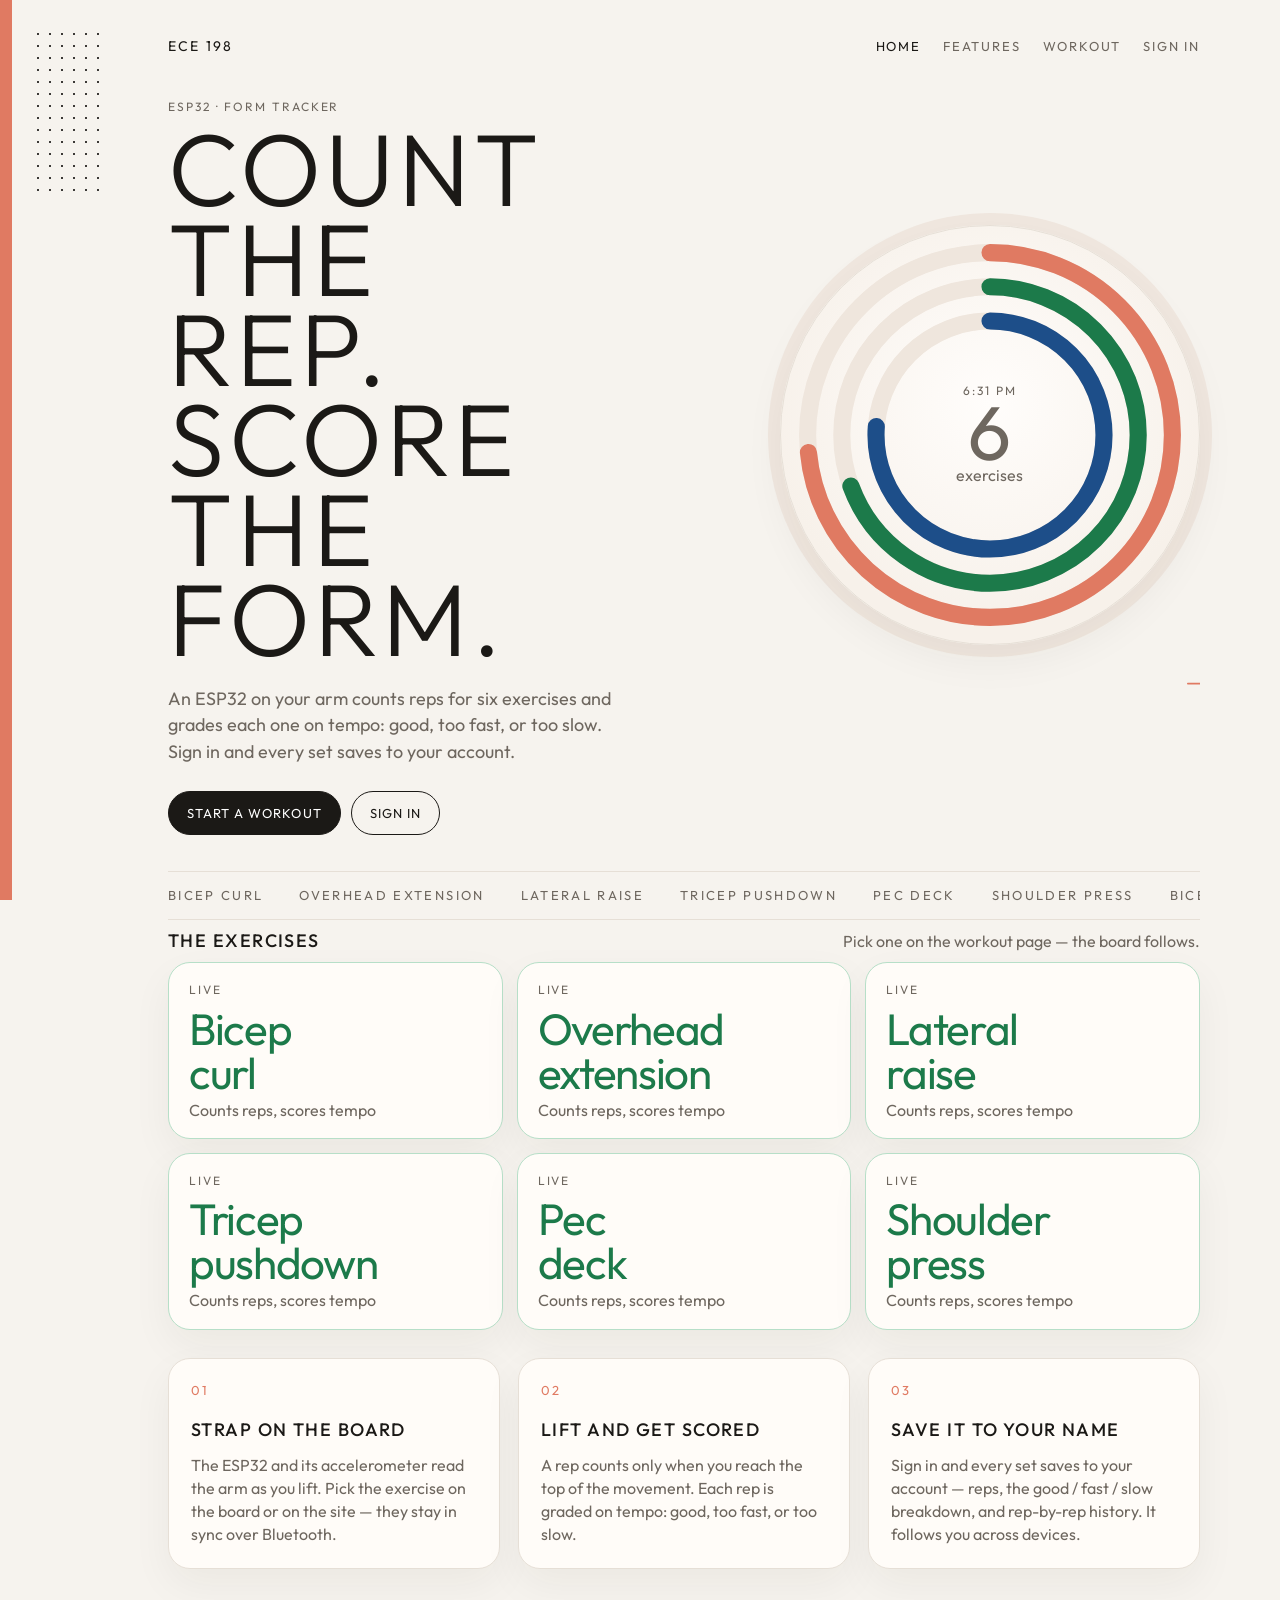
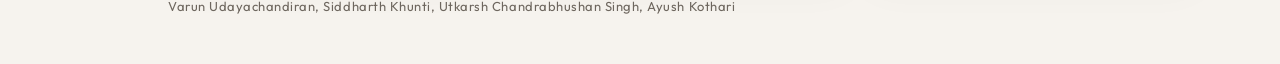
<file: web/index.html>
<!DOCTYPE html>
<html lang="en">
<head>
  <meta charset="UTF-8">
  <meta name="viewport" content="width=device-width, initial-scale=1">
  <title>ECE 198 · Fitness</title>
  <link rel="preconnect" href="https://fonts.googleapis.com">
  <link rel="preconnect" href="https://fonts.gstatic.com" crossorigin>
  <link href="https://fonts.googleapis.com/css2?family=Outfit:wght@300;400;500;600&display=swap" rel="stylesheet">
  <link rel="stylesheet" href="styles.css">
</head>
<body>
  <div class="rail" aria-hidden="true"></div>
  <div class="dots" aria-hidden="true"></div>

  <main class="page">
    <header class="nav">
      <a class="brand" href="index.html">ECE 198</a>
      <nav class="nav-links">
        <a class="active" href="index.html">Home</a>
        <a href="features.html">Features</a>
        <a href="track.html">Workout</a>
        <a href="account.html" id="accountLink">Sign in</a>
      </nav>
    </header>

    <section class="board">
      <div>
        <p class="kicker rise">ESP32 · form tracker</p>
        <h1>
          <span class="line"><span>Count the</span></span>
          <span class="line"><span>rep. Score</span></span>
          <span class="line"><span>the form.</span></span>
        </h1>
        <p class="lede rise">
          An ESP32 on your arm counts reps for six exercises and grades each one on tempo:
          good, too fast, or too slow. Sign in and every set saves to your account.
        </p>
        <div class="hero-actions rise">
          <a class="solid" href="track.html">Start a workout</a>
          <a class="ghost" href="account.html">Sign in</a>
        </div>
      </div>

      <div class="watch-wrap">
        <div class="watch">
          <svg viewBox="0 0 220 220" aria-hidden="true">
            <circle class="ring-track" cx="110" cy="110" r="96"/>
            <circle class="ring-track" cx="110" cy="110" r="78"/>
            <circle class="ring-track" cx="110" cy="110" r="60"/>
            <circle class="ring ring-a" cx="110" cy="110" r="96"/>
            <circle class="ring ring-b" cx="110" cy="110" r="78"/>
            <circle class="ring ring-c" cx="110" cy="110" r="60"/>
          </svg>
          <div class="watch-face">
            <p class="kicker" id="watchClock">--:--</p>
            <p class="watch-big">6</p>
            <p>exercises</p>
          </div>
        </div>
        <svg class="pulse" viewBox="0 0 640 72" aria-hidden="true">
          <polyline points="0,40 70,40 96,40 112,14 128,62 144,26 160,40 250,40 286,40 302,12 318,64 334,40 470,40 500,40 516,16 532,60 548,40 640,40"/>
        </svg>
      </div>
    </section>

    <div class="marquee" aria-hidden="true">
      <div class="marquee-track">
        <span>Bicep curl</span><span>Overhead extension</span><span>Lateral raise</span><span>Tricep pushdown</span><span>Pec deck</span><span>Shoulder press</span>
        <span>Bicep curl</span><span>Overhead extension</span><span>Lateral raise</span><span>Tricep pushdown</span><span>Pec deck</span><span>Shoulder press</span>
      </div>
    </div>

    <section class="day">
      <div class="panel-head">
        <h2>The exercises</h2>
        <p>Pick one on the workout page — the board follows.</p>
      </div>
      <div class="stat-grid">
        <a class="stat-card live-card" href="track.html#ex=0">
          <p class="kicker">Live</p>
          <strong>Bicep<br>curl</strong>
          <p>Counts reps, scores tempo</p>
        </a>
        <a class="stat-card live-card" href="track.html#ex=2">
          <p class="kicker">Live</p>
          <strong>Overhead<br>extension</strong>
          <p>Counts reps, scores tempo</p>
        </a>
        <a class="stat-card live-card" href="track.html#ex=3">
          <p class="kicker">Live</p>
          <strong>Lateral<br>raise</strong>
          <p>Counts reps, scores tempo</p>
        </a>
        <a class="stat-card live-card" href="track.html#ex=5">
          <p class="kicker">Live</p>
          <strong>Tricep<br>pushdown</strong>
          <p>Counts reps, scores tempo</p>
        </a>
        <a class="stat-card live-card" href="track.html#ex=1">
          <p class="kicker">Live</p>
          <strong>Pec<br>deck</strong>
          <p>Counts reps, scores tempo</p>
        </a>
        <a class="stat-card live-card" href="track.html#ex=4">
          <p class="kicker">Live</p>
          <strong>Shoulder<br>press</strong>
          <p>Counts reps, scores tempo</p>
        </a>
      </div>
    </section>

    <section class="day" id="yourSection" hidden>
      <div class="panel-head">
        <h2>Your training</h2>
        <p id="yourSub">Saved sessions on this account.</p>
      </div>
      <div class="stat-grid">
        <article class="stat-card">
          <p class="kicker">Sessions</p>
          <strong id="yourSessions">0</strong>
          <p>saved workouts</p>
        </article>
        <article class="stat-card">
          <p class="kicker">Reps</p>
          <strong id="yourReps">0</strong>
          <p>all time</p>
        </article>
        <a class="stat-card live-card" href="account.html">
          <p class="kicker">Good form</p>
          <strong id="yourGood">—</strong>
          <p>of scored reps · open history</p>
        </a>
      </div>
    </section>

    <section class="points">
      <article>
        <p class="num">01</p>
        <h2>Strap on the board</h2>
        <p>The ESP32 and its accelerometer read the arm as you lift. Pick the exercise on the board or on the site — they stay in sync over Bluetooth.</p>
      </article>
      <article>
        <p class="num">02</p>
        <h2>Lift and get scored</h2>
        <p>A rep counts only when you reach the top of the movement. Each rep is graded on tempo: good, too fast, or too slow.</p>
      </article>
      <article>
        <p class="num">03</p>
        <h2>Save it to your name</h2>
        <p>Sign in and every set saves to your account — reps, the good / fast / slow breakdown, and rep-by-rep history. It follows you across devices.</p>
      </article>
    </section>

    <footer>
      <p>Varun Udayachandiran, Siddharth Khunti, Utkarsh Chandrabhushan Singh, Ayush Kothari</p>
    </footer>
  </main>

  <script src="auth.js"></script>
  <script src="home.js"></script>
</body>
</html>
</file>
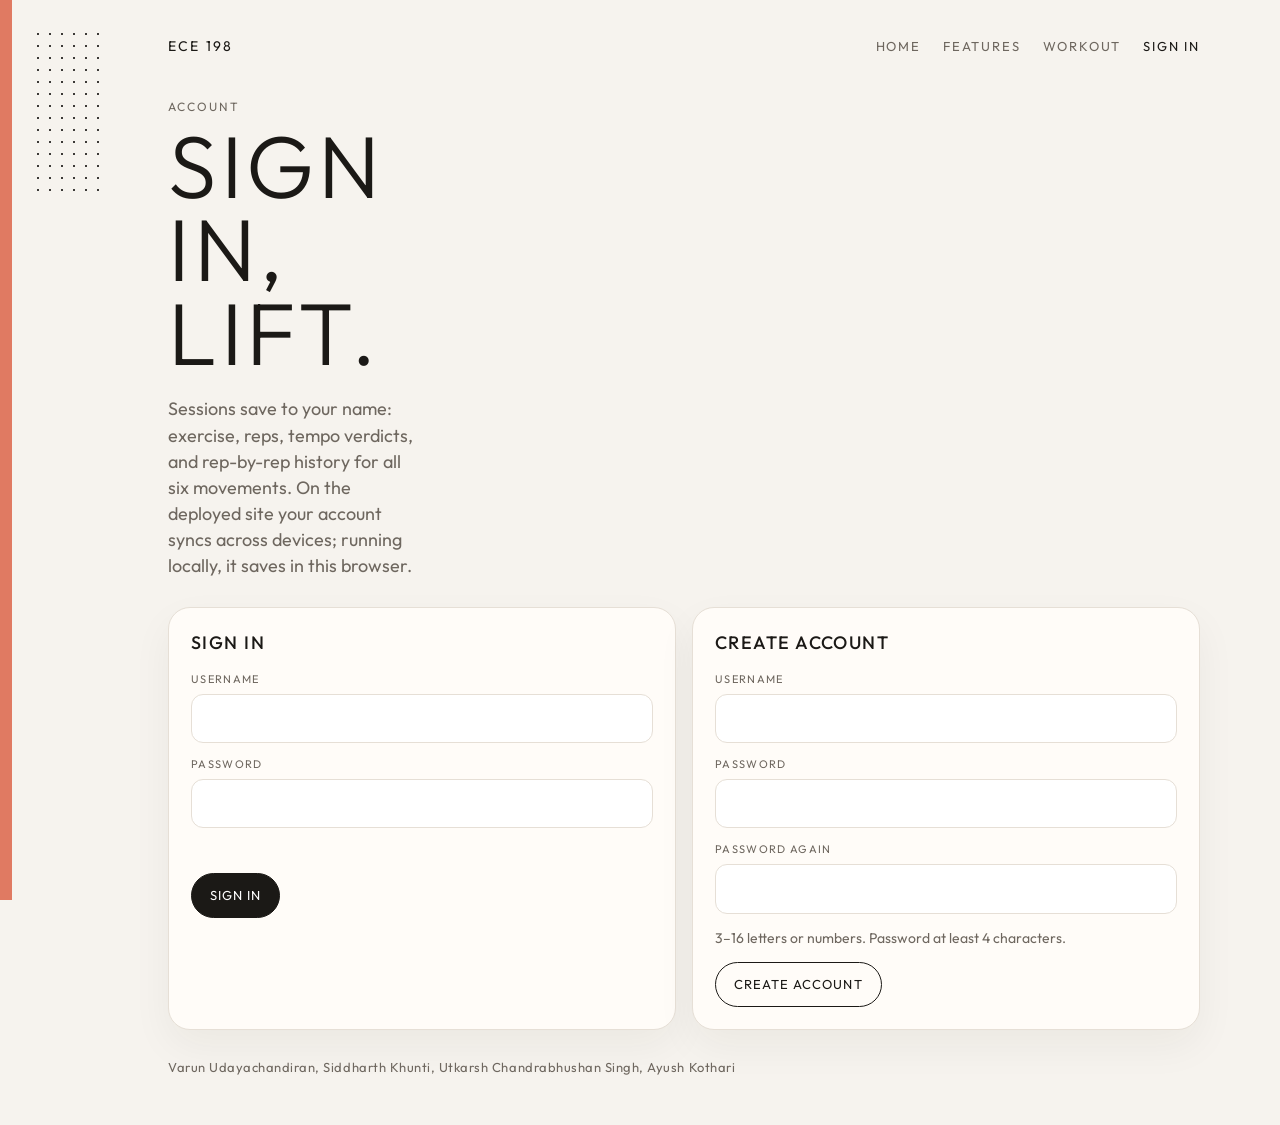
<file: web/account.html>
<!DOCTYPE html>
<html lang="en">
<head>
  <meta charset="UTF-8">
  <meta name="viewport" content="width=device-width, initial-scale=1">
  <title>Account · ECE 198</title>
  <link rel="preconnect" href="https://fonts.googleapis.com">
  <link rel="preconnect" href="https://fonts.gstatic.com" crossorigin>
  <link href="https://fonts.googleapis.com/css2?family=Outfit:wght@300;400;500;600&display=swap" rel="stylesheet">
  <link rel="stylesheet" href="styles.css">
</head>
<body>
  <div class="rail" aria-hidden="true"></div>
  <div class="dots" aria-hidden="true"></div>

  <main class="page">
    <header class="nav">
      <a class="brand" href="index.html">ECE 198</a>
      <nav class="nav-links">
        <a href="index.html">Home</a>
        <a href="features.html">Features</a>
        <a href="track.html">Workout</a>
        <a class="active" href="account.html" id="accountLink">Account</a>
      </nav>
    </header>

    <section id="authView">
      <header class="page-intro">
        <p class="kicker">Account</p>
        <h1>Sign in,<br>lift.</h1>
        <p class="lede">Sessions save to your name: exercise, reps, tempo verdicts, and rep-by-rep history for all six movements. On the deployed site your account syncs across devices; running locally, it saves in this browser.</p>
      </header>

      <div class="auth-grid">
        <form class="panel auth-panel" id="loginForm">
          <h2>Sign in</h2>
          <label class="field">
            <span>Username</span>
            <input id="loginUser" autocomplete="username" required>
          </label>
          <label class="field">
            <span>Password</span>
            <input id="loginPass" type="password" autocomplete="current-password" required>
          </label>
          <p class="form-note" id="loginMsg"></p>
          <button class="solid" type="submit">Sign in</button>
        </form>

        <form class="panel auth-panel" id="registerForm">
          <h2>Create account</h2>
          <label class="field">
            <span>Username</span>
            <input id="registerUser" autocomplete="username" required>
          </label>
          <label class="field">
            <span>Password</span>
            <input id="registerPass" type="password" autocomplete="new-password" required>
          </label>
          <label class="field">
            <span>Password again</span>
            <input id="registerPass2" type="password" autocomplete="new-password" required>
          </label>
          <p class="form-note" id="registerMsg">3–16 letters or numbers. Password at least 4 characters.</p>
          <button class="ghost" type="submit">Create account</button>
        </form>
      </div>
    </section>

    <section id="profileView" hidden>
      <header class="top">
        <div>
          <p class="kicker">Account</p>
          <h1 id="profileName">Name</h1>
        </div>
        <div class="actions">
          <button type="button" class="ghost" id="logoutBtn">Sign out</button>
        </div>
      </header>

      <div class="panel">
        <div class="panel-head">
          <h2>All time</h2>
          <p>Saved on this browser</p>
        </div>
        <div class="stats three">
          <div>
            <p class="stat" id="statSessions">0</p>
            <p>Sessions</p>
          </div>
          <div>
            <p class="stat" id="statReps">0</p>
            <p>Reps</p>
          </div>
          <div>
            <p class="stat good" id="statGood">—</p>
            <p>Good form</p>
          </div>
        </div>
      </div>

      <div class="panel sessions-panel">
        <div class="panel-head">
          <h2>Saved sessions</h2>
          <p>Newest first</p>
        </div>
        <ol class="history sessions" id="sessionList">
          <li class="empty">No saved sessions yet.</li>
        </ol>
      </div>
    </section>

    <footer>
      <p>Varun Udayachandiran, Siddharth Khunti, Utkarsh Chandrabhushan Singh, Ayush Kothari</p>
    </footer>
  </main>

  <script src="auth.js"></script>
  <script src="account.js"></script>
</body>
</html>
</file>
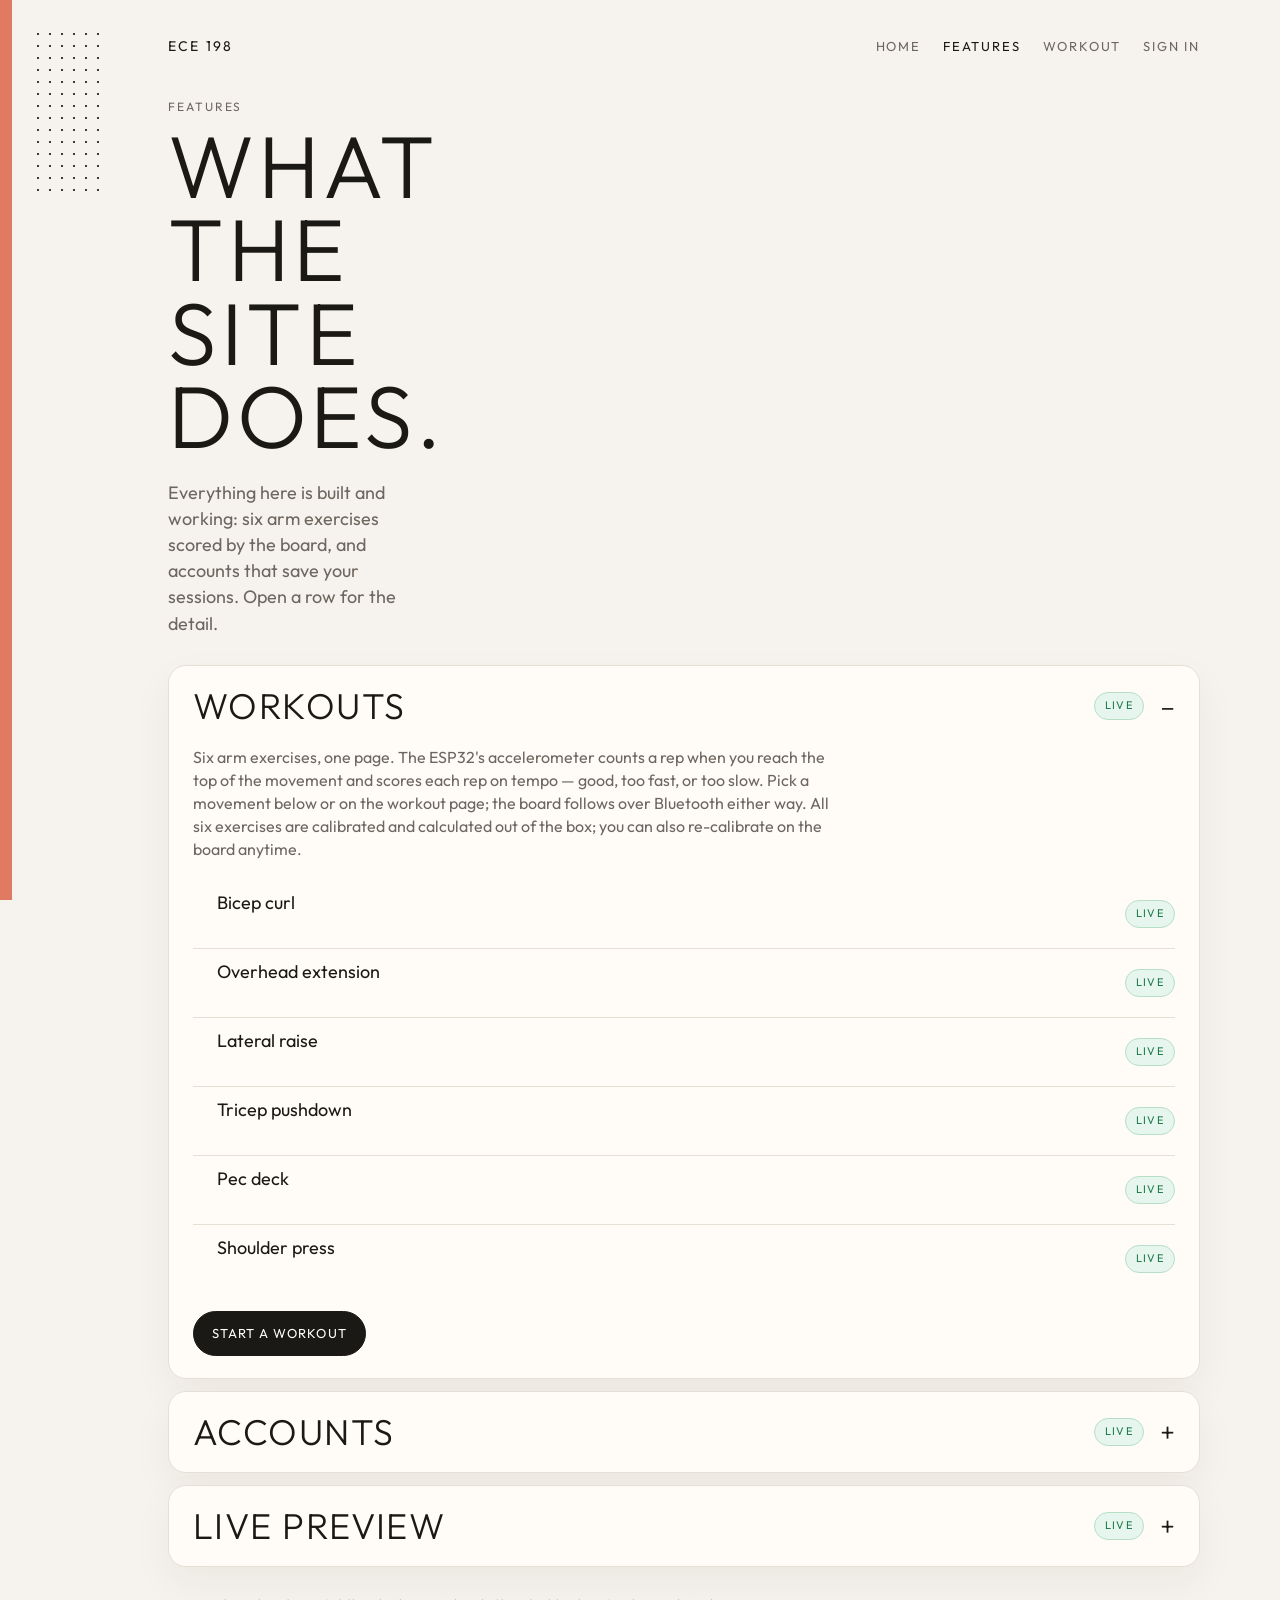
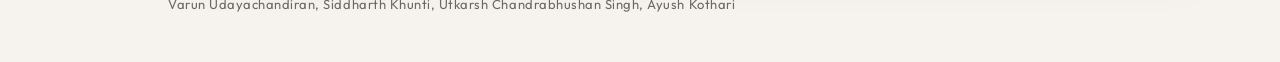
<file: web/features.html>
<!DOCTYPE html>
<html lang="en">
<head>
  <meta charset="UTF-8">
  <meta name="viewport" content="width=device-width, initial-scale=1">
  <title>Features · ECE 198</title>
  <link rel="preconnect" href="https://fonts.googleapis.com">
  <link rel="preconnect" href="https://fonts.gstatic.com" crossorigin>
  <link href="https://fonts.googleapis.com/css2?family=Outfit:wght@300;400;500;600&display=swap" rel="stylesheet">
  <link rel="stylesheet" href="styles.css">
</head>
<body>
  <div class="rail" aria-hidden="true"></div>
  <div class="dots" aria-hidden="true"></div>

  <main class="page">
    <header class="nav">
      <a class="brand" href="index.html">ECE 198</a>
      <nav class="nav-links">
        <a href="index.html">Home</a>
        <a class="active" href="features.html">Features</a>
        <a href="track.html">Workout</a>
        <a href="account.html" id="accountLink">Sign in</a>
      </nav>
    </header>

    <header class="page-intro">
      <p class="kicker">Features</p>
      <h1>What the<br>site does.</h1>
      <p class="lede">Everything here is built and working: six arm exercises scored by the board, and accounts that save your sessions. Open a row for the detail.</p>
    </header>

    <div class="accordion">
      <details class="feature" open>
        <summary>
          <span class="sum-title">Workouts</span>
          <span class="pill live">Live</span>
        </summary>
        <div class="fold"><div>
          <p>Six arm exercises, one page. The ESP32's accelerometer counts a rep when you reach the top of the movement and scores each rep on tempo — good, too fast, or too slow. Pick a movement below or on the workout page; the board follows over Bluetooth either way. All six exercises are calibrated and calculated out of the box; you can also re-calibrate on the board anytime.</p>
          <ul class="exlist">
            <li>
              <a href="track.html#ex=0">Bicep curl</a>
              <span class="pill live">Live</span>
            </li>
            <li>
              <a href="track.html#ex=2">Overhead extension</a>
              <span class="pill live">Live</span>
            </li>
            <li>
              <a href="track.html#ex=3">Lateral raise</a>
              <span class="pill live">Live</span>
            </li>
            <li>
              <a href="track.html#ex=5">Tricep pushdown</a>
              <span class="pill live">Live</span>
            </li>
            <li>
              <a href="track.html#ex=1">Pec deck</a>
              <span class="pill live">Live</span>
            </li>
            <li>
              <a href="track.html#ex=4">Shoulder press</a>
              <span class="pill live">Live</span>
            </li>
          </ul>
          <a class="solid" href="track.html">Start a workout</a>
        </div></div>
      </details>

      <details class="feature">
        <summary>
          <span class="sum-title">Accounts</span>
          <span class="pill live">Live</span>
        </summary>
        <div class="fold"><div>
          <p>Create an account and sign in. Every session saves to your name: the exercise, rep count, the good / too fast / too slow breakdown, and rep-by-rep history. It saves when you press Save session, switch exercises, or leave the page. On the deployed site your data is stored server-side and follows you across devices.</p>
          <a class="solid" href="account.html">Open account</a>
        </div></div>
      </details>

      <details class="feature">
        <summary>
          <span class="sum-title">Live preview</span>
          <span class="pill live">Live</span>
        </summary>
        <div class="fold"><div>
          <p>No board handy? The workout page has a Preview button that plays sample reps for the selected exercise so you can see the scoring, real-time acceleration, and the arm animation without hardware.</p>
          <a class="solid" href="track.html">Try the preview</a>
        </div></div>
      </details>
    </div>

    <footer>
      <p>Varun Udayachandiran, Siddharth Khunti, Utkarsh Chandrabhushan Singh, Ayush Kothari</p>
    </footer>
  </main>

  <script src="auth.js"></script>
</body>
</html>
</file>
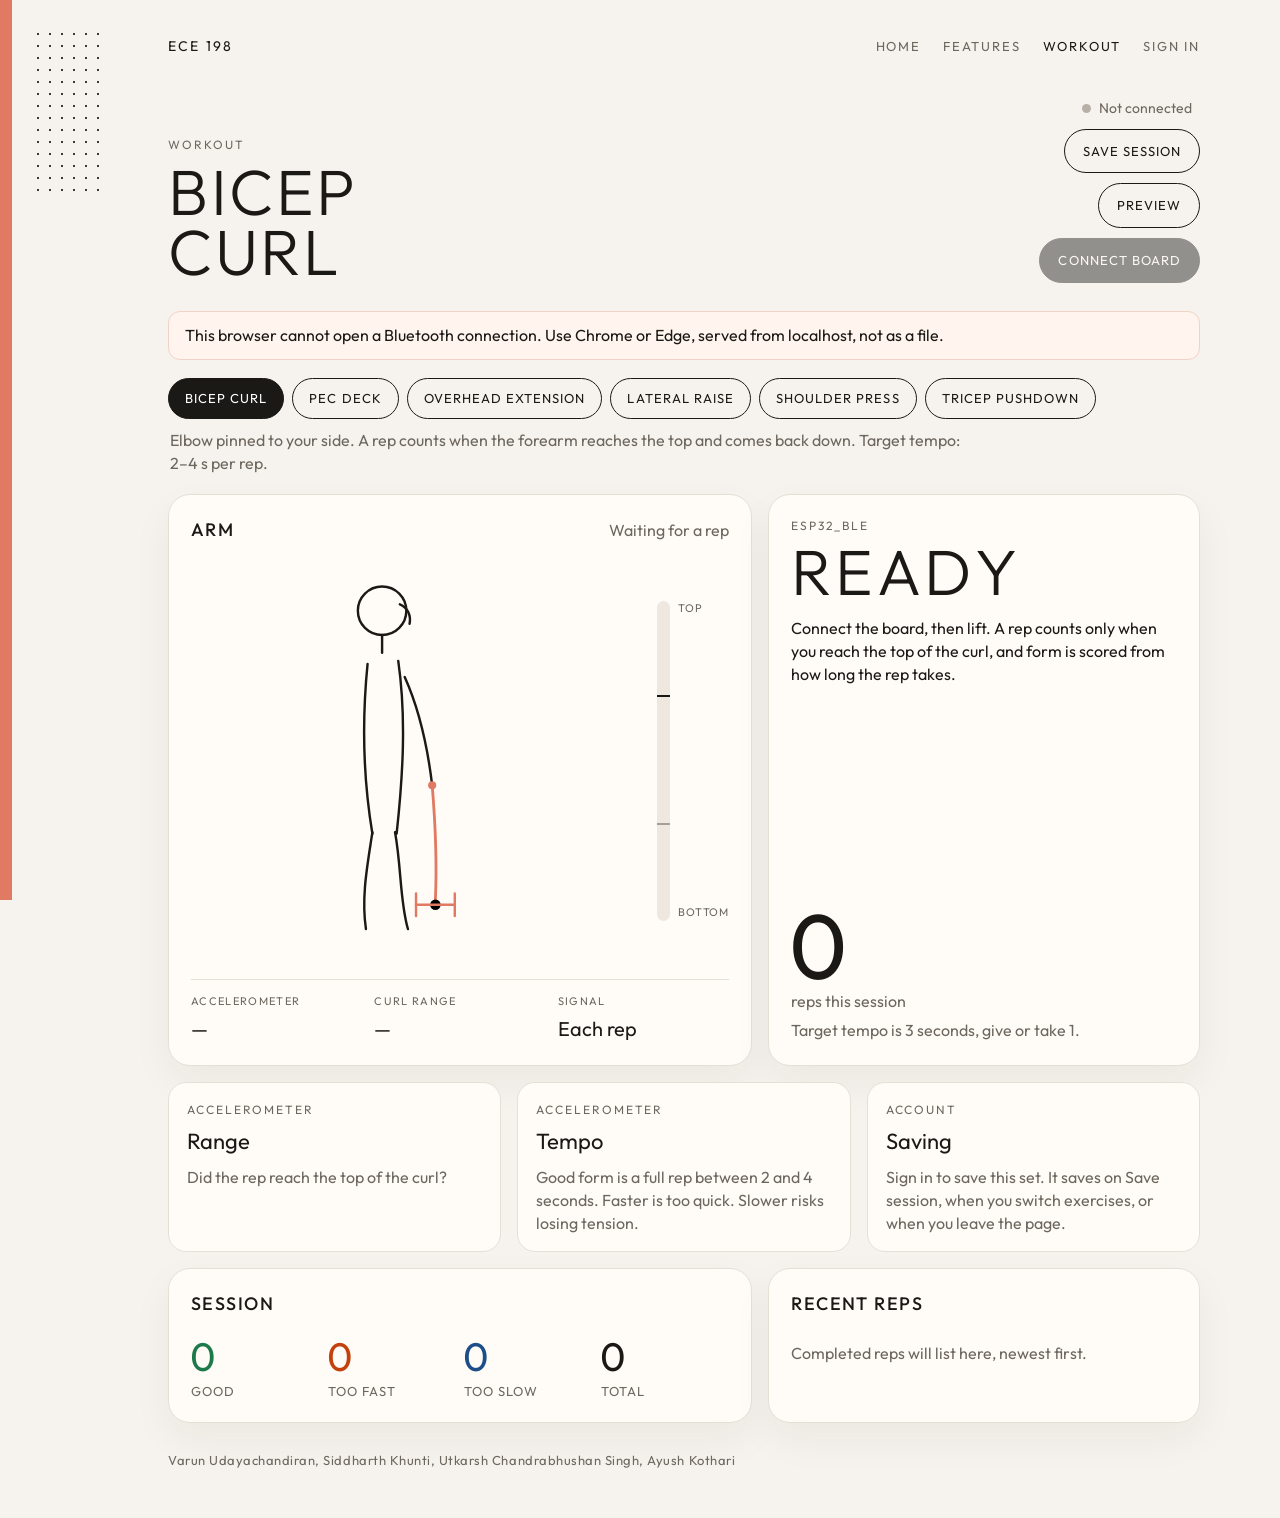
<file: web/track.html>
<!DOCTYPE html>
<html lang="en">
<head>
  <meta charset="UTF-8">
  <meta name="viewport" content="width=device-width, initial-scale=1">
  <title>Tracker · ECE 198</title>
  <link rel="preconnect" href="https://fonts.googleapis.com">
  <link rel="preconnect" href="https://fonts.gstatic.com" crossorigin>
  <link href="https://fonts.googleapis.com/css2?family=Outfit:wght@300;400;500;600&display=swap" rel="stylesheet">
  <link rel="stylesheet" href="styles.css">
</head>
<body>
  <div class="rail" aria-hidden="true"></div>
  <div class="dots" aria-hidden="true"></div>

  <main class="page">
    <header class="nav">
      <a class="brand" href="index.html">ECE 198</a>
      <nav class="nav-links">
        <a href="index.html">Home</a>
        <a href="features.html">Features</a>
        <a class="active" href="track.html">Workout</a>
        <a href="account.html" id="accountLink">Sign in</a>
      </nav>
    </header>

    <header class="top">
      <div>
        <p class="kicker">Workout</p>
        <h1 id="exerciseTitle">Bicep<br>curl</h1>
      </div>
      <div class="actions">
        <div class="status" id="status">
          <span class="dot" id="statusDot"></span>
          <span id="statusText">Not connected</span>
        </div>
        <button type="button" class="ghost" id="saveBtn">Save session</button>
        <button type="button" class="ghost" id="calibrateBtn" hidden>Calibrate</button>
        <button type="button" class="ghost" id="previewBtn">Preview</button>
        <button type="button" class="solid" id="connectBtn">Connect board</button>
      </div>
    </header>

    <p class="banner" id="banner" hidden></p>

    <section class="exbar">
      <div class="chips" id="exerciseChips"></div>
      <p class="exnote" id="exerciseNote"></p>
    </section>

    <section class="stage">
      <div class="panel figure-panel">
        <div class="panel-head">
          <h2>Arm</h2>
          <p id="phaseValue">Waiting for a rep</p>
        </div>

        <div class="figure-wrap">
          <svg class="athlete" id="athleteSvg" viewBox="0 0 440 520" aria-hidden="true">
            <!-- body is injected by renderFigure() in app.js -->
            <g id="figureBody" fill="none" stroke="currentColor" stroke-width="3" stroke-linecap="round" stroke-linejoin="round"></g>
            <g id="forearm"></g>
            <circle class="joint" id="jointDot" cx="230" cy="290" r="5"/>
          </svg>

          <div class="meter" aria-hidden="true">
            <div class="meter-track">
              <span class="tick" style="bottom: 70%"></span>
              <span class="tick soft" style="bottom: 30%"></span>
              <div class="meter-fill" id="romFill"></div>
            </div>
            <div class="meter-labels">
              <span>Top</span>
              <span>Bottom</span>
            </div>
          </div>
        </div>

        <dl class="readout">
          <div>
            <dt>Accelerometer</dt>
            <dd id="accelValue">—</dd>
          </div>
          <div>
            <dt>Curl range</dt>
            <dd id="romValue">—</dd>
          </div>
          <div>
            <dt>Signal</dt>
            <dd id="signalValue">No live stream</dd>
          </div>
        </dl>
      </div>

      <div class="panel verdict" id="verdict" data-result="idle">
        <p class="kicker" id="deviceLine">ESP32_BLE</p>
        <h2 id="verdictTitle">Ready</h2>
        <p class="detail" id="verdictDetail">Connect the board, then curl. A rep counts only if the arm reaches the top, and form is scored from how long that curl takes.</p>
        <div class="rep-block">
          <p class="rep-count" id="repCount">0</p>
          <p class="rep-caption">reps this session</p>
        </div>
        <p class="tempo" id="repTime">Target tempo is 3 seconds, give or take 1.</p>
      </div>
    </section>

    <section class="checks">
      <article class="check" id="rangeCheck">
        <p class="kicker">Accelerometer</p>
        <h3>Range</h3>
        <p id="rangeState">Did the rep reach the top of the movement.</p>
      </article>
      <article class="check" id="tempoCheck">
        <p class="kicker">Accelerometer</p>
        <h3>Tempo</h3>
        <p id="tempoState">Good form is a full rep inside the tempo window. Faster is too quick. Slower risks losing tension.</p>
      </article>
      <article class="check" id="saveCheck">
        <p class="kicker">Account</p>
        <h3>Saving</h3>
        <p id="saveState">Sign in to save this set. It saves on Save session, when you switch exercises, or when you leave the page.</p>
      </article>
    </section>

    <section class="bottom">
      <div class="panel">
        <div class="panel-head">
          <h2>Session</h2>
        </div>
        <div class="stats">
          <div>
            <p class="stat good" id="countGood">0</p>
            <p>Good</p>
          </div>
          <div>
            <p class="stat fast" id="countFast">0</p>
            <p>Too fast</p>
          </div>
          <div>
            <p class="stat slow" id="countSlow">0</p>
            <p>Too slow</p>
          </div>
          <div>
            <p class="stat" id="countTotal">0</p>
            <p>Total</p>
          </div>
        </div>
      </div>

      <div class="panel">
        <div class="panel-head">
          <h2>Recent reps</h2>
        </div>
        <ol class="history" id="history">
          <li class="empty">Completed reps will list here, newest first.</li>
        </ol>
      </div>
    </section>

    <footer>
      <p>Varun Udayachandiran, Siddharth Khunti, Utkarsh Chandrabhushan Singh, Ayush Kothari</p>
    </footer>
  </main>

  <script src="auth.js"></script>
  <script src="app.js"></script>
</body>
</html>
</file>
<file: web/styles.css>
:root {
  --bg: #f6f3ee;
  --paper: #fffcf8;
  --ink: #1b1916;
  --muted: #6e675f;
  --line: #e6dfd6;
  --coral: #e07a62;
  --good: #1c7a4a;
  --good-bg: #e6f5ed;
  --fast: #c2410c;
  --fast-bg: #fff1e8;
  --slow: #1d4e89;
  --slow-bg: #e7f0fa;
  --shadow: 0 16px 40px rgba(48, 32, 18, 0.05);
}

* { box-sizing: border-box; }

html, body { margin: 0; }

body {
  min-height: 100vh;
  background: var(--bg);
  color: var(--ink);
  font-family: "Outfit", "Segoe UI", sans-serif;
  font-weight: 400;
  line-height: 1.45;
}

.rail {
  position: fixed;
  inset: 0 auto 0 0;
  width: 12px;
  background: var(--coral);
}

.dots {
  position: fixed;
  left: 32px;
  top: 28px;
  width: 72px;
  height: 168px;
  background-image: radial-gradient(circle, var(--ink) 1.15px, transparent 1.25px);
  background-size: 12px 12px;
  opacity: 0.85;
}

.page {
  width: min(1120px, calc(100% - 48px));
  margin: 0 auto;
  padding: 36px 0 48px 88px;
}

.top {
  display: flex;
  justify-content: space-between;
  align-items: flex-end;
  gap: 32px;
  margin-bottom: 28px;
}

.kicker {
  margin: 0 0 8px;
  font-size: 12px;
  letter-spacing: 0.16em;
  text-transform: uppercase;
  color: var(--muted);
}

h1 {
  margin: 0;
  font-size: clamp(40px, 5vw, 64px);
  font-weight: 300;
  letter-spacing: 0.04em;
  line-height: 0.95;
  text-transform: uppercase;
}

h2, h3 { margin: 0; font-weight: 500; }

h2 { font-size: 18px; letter-spacing: 0.08em; text-transform: uppercase; }

h3 { font-size: 22px; font-weight: 400; }

.actions {
  display: flex;
  flex-direction: column;
  align-items: flex-end;
  gap: 10px;
}

.status {
  display: flex;
  align-items: center;
  gap: 8px;
  margin-right: 8px;
  color: var(--muted);
  font-size: 14px;
}

.dot {
  width: 9px;
  height: 9px;
  border-radius: 50%;
  background: #b7b0a6;
}

.status.live .dot { background: var(--good); box-shadow: 0 0 0 4px rgba(28, 122, 74, 0.15); }
.status.preview .dot { background: var(--coral); }

button, a.solid, a.ghost {
  font: inherit;
  font-size: 13px;
  letter-spacing: 0.08em;
  text-transform: uppercase;
  border-radius: 999px;
  padding: 12px 18px;
  cursor: pointer;
}

button:disabled { opacity: 0.45; cursor: not-allowed; }

.solid {
  background: var(--ink);
  color: white;
  border: 1px solid var(--ink);
}

.ghost {
  background: transparent;
  color: var(--ink);
  border: 1px solid var(--ink);
}

.solid:hover, .ghost:hover { transform: translateY(-1px); }

.banner {
  margin: 0 0 18px;
  padding: 12px 16px;
  background: #fff4ee;
  border: 1px solid #f0d2c6;
  border-radius: 12px;
}

.stage, .bottom {
  display: grid;
  grid-template-columns: 1.15fr 0.85fr;
  gap: 16px;
}

.panel {
  background: var(--paper);
  border: 1px solid var(--line);
  border-radius: 22px;
  box-shadow: var(--shadow);
  padding: 22px;
}

.panel-head {
  display: flex;
  justify-content: space-between;
  align-items: baseline;
  gap: 12px;
  margin-bottom: 8px;
}

.panel-head p { margin: 0; color: var(--muted); }

.figure-wrap {
  display: grid;
  grid-template-columns: 1fr 72px;
  align-items: center;
  min-height: 420px;
}

.athlete {
  width: 100%;
  height: 420px;
  color: var(--ink);
}

.joint { fill: var(--coral); stroke: none; }

#forearm { color: var(--coral); }

/* Body transitions between exercises */
#figureBody {
  transition: opacity 150ms ease;
}

.meter { height: 320px; display: flex; gap: 8px; }

.meter-track {
  position: relative;
  width: 14px;
  border-radius: 999px;
  background: #efe8e0;
  overflow: hidden;
}

.meter-fill {
  position: absolute;
  left: 0;
  right: 0;
  bottom: 0;
  height: 0%;
  background: var(--coral);
  border-radius: inherit;
}

.tick {
  position: absolute;
  left: -4px;
  right: -4px;
  height: 2px;
  background: var(--ink);
}

.tick.soft { opacity: 0.35; }

.meter-labels {
  display: flex;
  flex-direction: column;
  justify-content: space-between;
  font-size: 11px;
  letter-spacing: 0.08em;
  text-transform: uppercase;
  color: var(--muted);
}

.readout {
  display: grid;
  grid-template-columns: repeat(3, 1fr);
  gap: 12px;
  margin: 8px 0 0;
  padding-top: 14px;
  border-top: 1px solid var(--line);
}

.readout div { min-width: 0; }

dt {
  font-size: 11px;
  letter-spacing: 0.12em;
  text-transform: uppercase;
  color: var(--muted);
}

dd {
  margin: 4px 0 0;
  font-size: 20px;
}

.verdict {
  display: flex;
  flex-direction: column;
  background: var(--paper);
}

.verdict[data-result="GOOD"] { background: var(--good-bg); }
.verdict[data-result="TOO FAST"] { background: var(--fast-bg); }
.verdict[data-result="TOO SLOW"] { background: var(--slow-bg); }

.verdict h2 {
  font-size: clamp(42px, 5vw, 68px);
  font-weight: 300;
  letter-spacing: 0.06em;
  line-height: 0.95;
  text-transform: uppercase;
}

.verdict[data-result="GOOD"] h2 { color: var(--good); }
.verdict[data-result="TOO FAST"] h2 { color: var(--fast); }
.verdict[data-result="TOO SLOW"] h2 { color: var(--slow); }

.detail { margin: 14px 0 0; max-width: 36ch; color: var(--ink); }

.rep-block { margin-top: auto; padding-top: 28px; }

.rep-count {
  margin: 0;
  font-size: 92px;
  font-weight: 400;
  letter-spacing: -0.04em;
  line-height: 0.85;
  font-variant-numeric: tabular-nums;
}

.rep-caption, .tempo { margin: 6px 0 0; color: var(--muted); }

.checks {
  display: grid;
  grid-template-columns: repeat(3, 1fr);
  gap: 16px;
  margin: 16px 0;
}

.check {
  background: var(--paper);
  border: 1px solid var(--line);
  border-radius: 18px;
  padding: 18px 18px 16px;
}

.check.waiting { background: transparent; }

.check.ok { border-color: #b7dfc8; }
.check.ok h3 { color: var(--good); }

.check.bad { border-color: #f0c7b4; }
.check.bad h3 { color: var(--fast); }
.check.slow { border-color: #c5d7ee; }
.check.slow h3 { color: var(--slow); }

.check p:last-child { margin: 8px 0 0; color: var(--muted); }

.stats {
  display: grid;
  grid-template-columns: repeat(4, 1fr);
  gap: 8px;
  margin-top: 18px;
}

.stat {
  margin: 0;
  font-size: 40px;
  font-weight: 400;
  line-height: 1;
  font-variant-numeric: tabular-nums;
}

.stat.good { color: var(--good); }
.stat.fast { color: var(--fast); }
.stat.slow { color: var(--slow); }

.stats p:last-child {
  margin: 6px 0 0;
  color: var(--muted);
  font-size: 13px;
  letter-spacing: 0.08em;
  text-transform: uppercase;
}

.history {
  list-style: none;
  margin: 14px 0 0;
  padding: 0;
  max-height: 280px;
  overflow: auto;
}

.history li {
  display: grid;
  grid-template-columns: 52px 1fr auto;
  gap: 10px;
  align-items: center;
  padding: 10px 0;
  border-top: 1px solid var(--line);
}

.history li.empty {
  display: block;
  color: var(--muted);
  border: 0;
}

.tag {
  font-size: 12px;
  letter-spacing: 0.08em;
  text-transform: uppercase;
}

.tag.GOOD { color: var(--good); }
.tag.FAST { color: var(--fast); }
.tag.SLOW { color: var(--slow); }

footer {
  margin-top: 28px;
  color: var(--muted);
  font-size: 13px;
  letter-spacing: 0.04em;
}

footer p { margin: 0; }

@media (max-width: 900px) {
  .dots { display: none; }
  .page { padding: 28px 0 40px 20px; width: min(1120px, calc(100% - 28px)); }
  .top, .stage, .bottom, .checks, .readout, .stats { display: block; }
  .actions { justify-content: flex-start; margin-top: 18px; }
  .check, .panel { margin-bottom: 12px; }
  .figure-wrap { min-height: 0; }
  .athlete { height: 320px; }
}

a { color: inherit; }

.nav {
  display: flex;
  justify-content: space-between;
  align-items: center;
  gap: 24px;
  margin-bottom: 42px;
}

.brand {
  text-decoration: none;
  letter-spacing: 0.16em;
  text-transform: uppercase;
  font-size: 14px;
}

.nav-links {
  display: flex;
  gap: 22px;
}

.nav-links a {
  text-decoration: none;
  color: var(--muted);
  letter-spacing: 0.14em;
  text-transform: uppercase;
  font-size: 13px;
}

.nav-links a.active,
.nav-links a:hover { color: var(--ink); }

.hero {
  display: grid;
  grid-template-columns: 1.05fr 0.95fr;
  gap: 28px;
  align-items: end;
}

.hero h1 {
  font-size: clamp(64px, 8vw, 104px);
  line-height: 0.88;
}

.line { display: block; overflow: hidden; }

.line span {
  display: block;
  animation: rise 0.9s cubic-bezier(.16, .84, .32, 1) both;
}

.line:nth-child(2) span { animation-delay: 0.1s; }
.line:nth-child(3) span { animation-delay: 0.2s; }

.lede {
  max-width: 38ch;
  margin: 22px 0 0;
  font-size: 18px;
  color: var(--muted);
}

.rise { animation: rise 0.9s cubic-bezier(.16, .84, .32, 1) 0.28s both; }

.hero-actions {
  display: flex;
  flex-wrap: wrap;
  gap: 10px;
  margin-top: 26px;
}

a.solid, a.ghost {
  display: inline-block;
  text-decoration: none;
  text-align: center;
}

.hero-stats {
  display: grid;
  grid-template-columns: repeat(3, max-content);
  gap: 28px;
  margin: 36px 0 0;
}

.hero-stats dd {
  font-size: 32px;
  font-variant-numeric: tabular-nums;
}

.hero-stage { position: relative; }

.hero .athlete { height: 460px; }

#heroForearm { color: var(--coral); }

.hero-card {
  position: absolute;
  top: 8px;
  right: 0;
  width: 180px;
  background: var(--paper);
  border: 1px solid var(--line);
  border-radius: 18px;
  box-shadow: var(--shadow);
  padding: 16px 16px 14px;
}

.hero-card p { margin: 0; color: var(--muted); }

.hero-rep {
  margin: 4px 0 0;
  color: var(--ink);
  font-size: 56px;
  font-weight: 400;
  line-height: 0.9;
  font-variant-numeric: tabular-nums;
}

.pulse {
  display: block;
  width: 100%;
  height: 56px;
  margin-top: 8px;
}

.pulse polyline {
  fill: none;
  stroke: var(--coral);
  stroke-width: 2.5;
  stroke-linecap: round;
  stroke-linejoin: round;
  stroke-dasharray: 820;
  stroke-dashoffset: 820;
  animation: trace 3.4s ease-in-out infinite;
}

.marquee {
  overflow: hidden;
  margin: 36px 0 8px;
  border-top: 1px solid var(--line);
  border-bottom: 1px solid var(--line);
}

.marquee-track {
  display: flex;
  gap: 36px;
  width: max-content;
  animation: ticker 22s linear infinite;
}

.marquee span {
  padding: 14px 0;
  letter-spacing: 0.18em;
  text-transform: uppercase;
  font-size: 13px;
  color: var(--muted);
}

.points {
  display: grid;
  grid-template-columns: repeat(3, 1fr);
  gap: 18px;
  margin-top: 28px;
}

.points article {
  background: var(--paper);
  border: 1px solid var(--line);
  border-radius: 22px;
  padding: 22px;
  box-shadow: var(--shadow);
  animation: rise 0.9s cubic-bezier(.16, .84, .32, 1) both;
}

.points article:nth-child(2) { animation-delay: 0.08s; }
.points article:nth-child(3) { animation-delay: 0.16s; }

.points h2 { margin-bottom: 10px; }

.points p:last-child { margin: 0; color: var(--muted); }

.num {
  margin: 0 0 18px;
  color: var(--coral);
  letter-spacing: 0.14em;
  font-size: 13px;
}

.page-intro { max-width: 16em; margin-bottom: 28px; }

.page-intro h1 { font-size: clamp(56px, 7vw, 88px); }

.accordion { display: flex; flex-direction: column; gap: 12px; }

.feature {
  background: var(--paper);
  border: 1px solid var(--line);
  border-radius: 18px;
  box-shadow: var(--shadow);
}

.feature.add { background: transparent; box-shadow: none; }

.feature summary {
  list-style: none;
  cursor: pointer;
  display: grid;
  grid-template-columns: 1fr auto auto;
  align-items: center;
  gap: 16px;
  padding: 22px 24px;
}

.feature summary::-webkit-details-marker { display: none; }

.sum-title {
  font-size: clamp(26px, 3vw, 36px);
  font-weight: 300;
  letter-spacing: 0.04em;
  text-transform: uppercase;
  line-height: 1;
}

.feature summary::after {
  content: "+";
  font-size: 28px;
  font-weight: 300;
  line-height: 1;
}

.feature[open] summary::after { content: "–"; }

.pill {
  flex: none;
  border: 1px solid var(--line);
  border-radius: 999px;
  padding: 5px 10px;
  letter-spacing: 0.12em;
  text-transform: uppercase;
  font-size: 11px;
  color: var(--muted);
}

.pill.live { color: var(--good); border-color: #b7dfc8; background: var(--good-bg); }
.pill.soon { color: var(--fast); border-color: #f0c7b4; background: var(--fast-bg); }

.fold {
  display: grid;
  grid-template-rows: 0fr;
  transition: grid-template-rows 0.35s ease;
}

.feature[open] .fold { grid-template-rows: 1fr; }

.fold > div { overflow: hidden; }

.fold p {
  margin: 0 24px 18px;
  max-width: 58ch;
  color: var(--muted);
}

.fold a { margin: 0 24px 22px; }

code {
  font-family: "Segoe UI", sans-serif;
  font-size: 0.95em;
}

@keyframes rise {
  from { opacity: 0; transform: translateY(22px); }
  to { opacity: 1; transform: none; }
}

@keyframes trace {
  0% { stroke-dashoffset: 820; }
  60% { stroke-dashoffset: 0; }
  100% { stroke-dashoffset: 0; }
}

@keyframes ticker {
  to { transform: translateX(-50%); }
}

@media (max-width: 900px) {
  .nav { align-items: flex-start; flex-direction: column; gap: 14px; }
  .hero, .points, .hero-stats { display: block; }
  .hero-stats div { margin-top: 16px; }
  .hero .athlete { height: 340px; }
  .hero-card { position: static; width: auto; margin-top: 12px; }
  .points article { margin-bottom: 12px; }
}

@media (prefers-reduced-motion: reduce) {
  *, *::before, *::after {
    animation: none !important;
    transition: none !important;
  }
}

.board {
  display: grid;
  grid-template-columns: 1.05fr 0.95fr;
  gap: 36px;
  align-items: center;
}

.board h1 {
  font-size: clamp(64px, 8vw, 104px);
  line-height: 0.88;
}

.watch-wrap { justify-self: end; width: min(420px, 100%); }

.watch {
  position: relative;
  width: 100%;
  aspect-ratio: 1;
  border-radius: 50%;
  background:
    radial-gradient(circle at 50% 42%, #fffdfb 0%, #f7f1ea 70%);
  border: 1px solid var(--line);
  box-shadow: var(--shadow), 0 0 0 12px #f0e7df;
}

.watch svg { width: 100%; height: 100%; display: block; }

.ring-track {
  fill: none;
  stroke: #efe6dd;
  stroke-width: 9;
}

.ring {
  fill: none;
  stroke-width: 9;
  stroke-linecap: round;
  transform-origin: 110px 110px;
  transform: rotate(-90deg);
}

.ring-a { stroke: var(--coral); stroke-dasharray: 603; stroke-dashoffset: 603; animation: ringa 1.6s 0.15s cubic-bezier(.16,.84,.32,1) forwards; }
.ring-b { stroke: var(--good); stroke-dasharray: 490; stroke-dashoffset: 490; animation: ringb 1.6s 0.28s cubic-bezier(.16,.84,.32,1) forwards; }
.ring-c { stroke: var(--slow); stroke-dasharray: 377; stroke-dashoffset: 377; animation: ringc 1.6s 0.4s cubic-bezier(.16,.84,.32,1) forwards; }

@keyframes ringa { to { stroke-dashoffset: 160; } }
@keyframes ringb { to { stroke-dashoffset: 150; } }
@keyframes ringc { to { stroke-dashoffset: 90; } }

.watch-face {
  position: absolute;
  inset: 0;
  display: flex;
  flex-direction: column;
  align-items: center;
  justify-content: center;
  text-align: center;
}

.watch-face p { margin: 0; color: var(--muted); }

.watch-big {
  color: var(--ink);
  font-size: 76px;
  font-weight: 400;
  line-height: 0.85;
  font-variant-numeric: tabular-nums;
}

.day { margin-top: 8px; }

.stat-grid {
  display: grid;
  grid-template-columns: repeat(3, 1fr);
  gap: 14px;
}

.stat-card {
  display: block;
  background: var(--paper);
  border: 1px solid var(--line);
  border-radius: 22px;
  box-shadow: var(--shadow);
  padding: 18px 20px 16px;
  text-decoration: none;
  color: inherit;
}

.stat-card strong {
  display: block;
  margin: 8px 0 4px;
  font-size: 44px;
  font-weight: 400;
  letter-spacing: -0.03em;
  line-height: 1;
  font-variant-numeric: tabular-nums;
}

.stat-card p:last-child { margin: 0; color: var(--muted); }

.stat-card.waiting { background: transparent; box-shadow: none; }

.live-card { border-color: #b7dfc8; }
.live-card strong { color: var(--good); }

@media (max-width: 900px) {
  .board, .stat-grid { display: block; }
  .watch-wrap { margin: 28px auto 0; }
  .stat-card { margin-bottom: 12px; }
}

/* ---------- exercise picker ---------- */

.exbar { margin-bottom: 18px; }

.chips {
  display: flex;
  flex-wrap: wrap;
  gap: 8px;
}

.chip {
  font: inherit;
  font-size: 13px;
  letter-spacing: 0.08em;
  text-transform: uppercase;
  padding: 10px 16px;
  border-radius: 999px;
  border: 1px solid var(--ink);
  background: transparent;
  color: var(--ink);
  cursor: pointer;
  display: inline-flex;
  align-items: center;
  gap: 8px;
}

.chip:hover { transform: translateY(-1px); }

.chip.active {
  background: var(--ink);
  color: #fff;
}

.chip:disabled {
  opacity: 0.4;
  cursor: not-allowed;
  transform: none;
}

.cal-dot {
  width: 7px;
  height: 7px;
  border-radius: 50%;
  background: var(--coral);
  display: inline-block;
}

.exnote {
  margin: 10px 2px 0;
  color: var(--muted);
  max-width: 72ch;
}

/* ---------- account forms ---------- */

.auth-grid {
  display: grid;
  grid-template-columns: 1fr 1fr;
  gap: 16px;
}

.auth-panel {
  display: flex;
  flex-direction: column;
  gap: 14px;
}

.auth-panel h2 { margin-bottom: 2px; }

.field {
  display: flex;
  flex-direction: column;
  gap: 6px;
}

.field span {
  font-size: 11px;
  letter-spacing: 0.12em;
  text-transform: uppercase;
  color: var(--muted);
}

.field input {
  font: inherit;
  font-size: 16px;
  padding: 12px 14px;
  border: 1px solid var(--line);
  border-radius: 12px;
  background: #fff;
  color: var(--ink);
}

.field input:focus {
  outline: 2px solid var(--coral);
  outline-offset: 1px;
  border-color: transparent;
}

.form-note {
  margin: 0;
  min-height: 1.2em;
  color: var(--muted);
  font-size: 14px;
}

.form-note.error { color: var(--fast); }
.form-note.ok { color: var(--good); }

.auth-panel button { align-self: flex-start; }

/* ---------- saved sessions ---------- */

.stats.three { grid-template-columns: repeat(3, 1fr); }

.sessions-panel { margin-top: 16px; }

.sessions li { grid-template-columns: 1fr auto; }

.sess-main strong {
  font-size: 17px;
  font-weight: 500;
}

.sess-meta {
  display: block;
  margin-top: 2px;
  color: var(--muted);
  font-size: 14px;
}

button.small {
  padding: 8px 14px;
  font-size: 11px;
}

/* ---------- exercise list (features page) ---------- */

.exlist {
  list-style: none;
  margin: 0 24px 18px;
  padding: 0;
}

.exlist li {
  display: flex;
  align-items: center;
  gap: 12px;
  padding: 10px 0;
  border-top: 1px solid var(--line);
}

.exlist li:first-child { border-top: 0; }

.exlist a {
  text-decoration: none;
  font-size: 18px;
}

.exlist a:hover { text-decoration: underline; }

.exlist .pill { margin-left: auto; }

@media (max-width: 900px) {
  .auth-grid { display: block; }
  .auth-panel { margin-bottom: 12px; }
}
</file>
